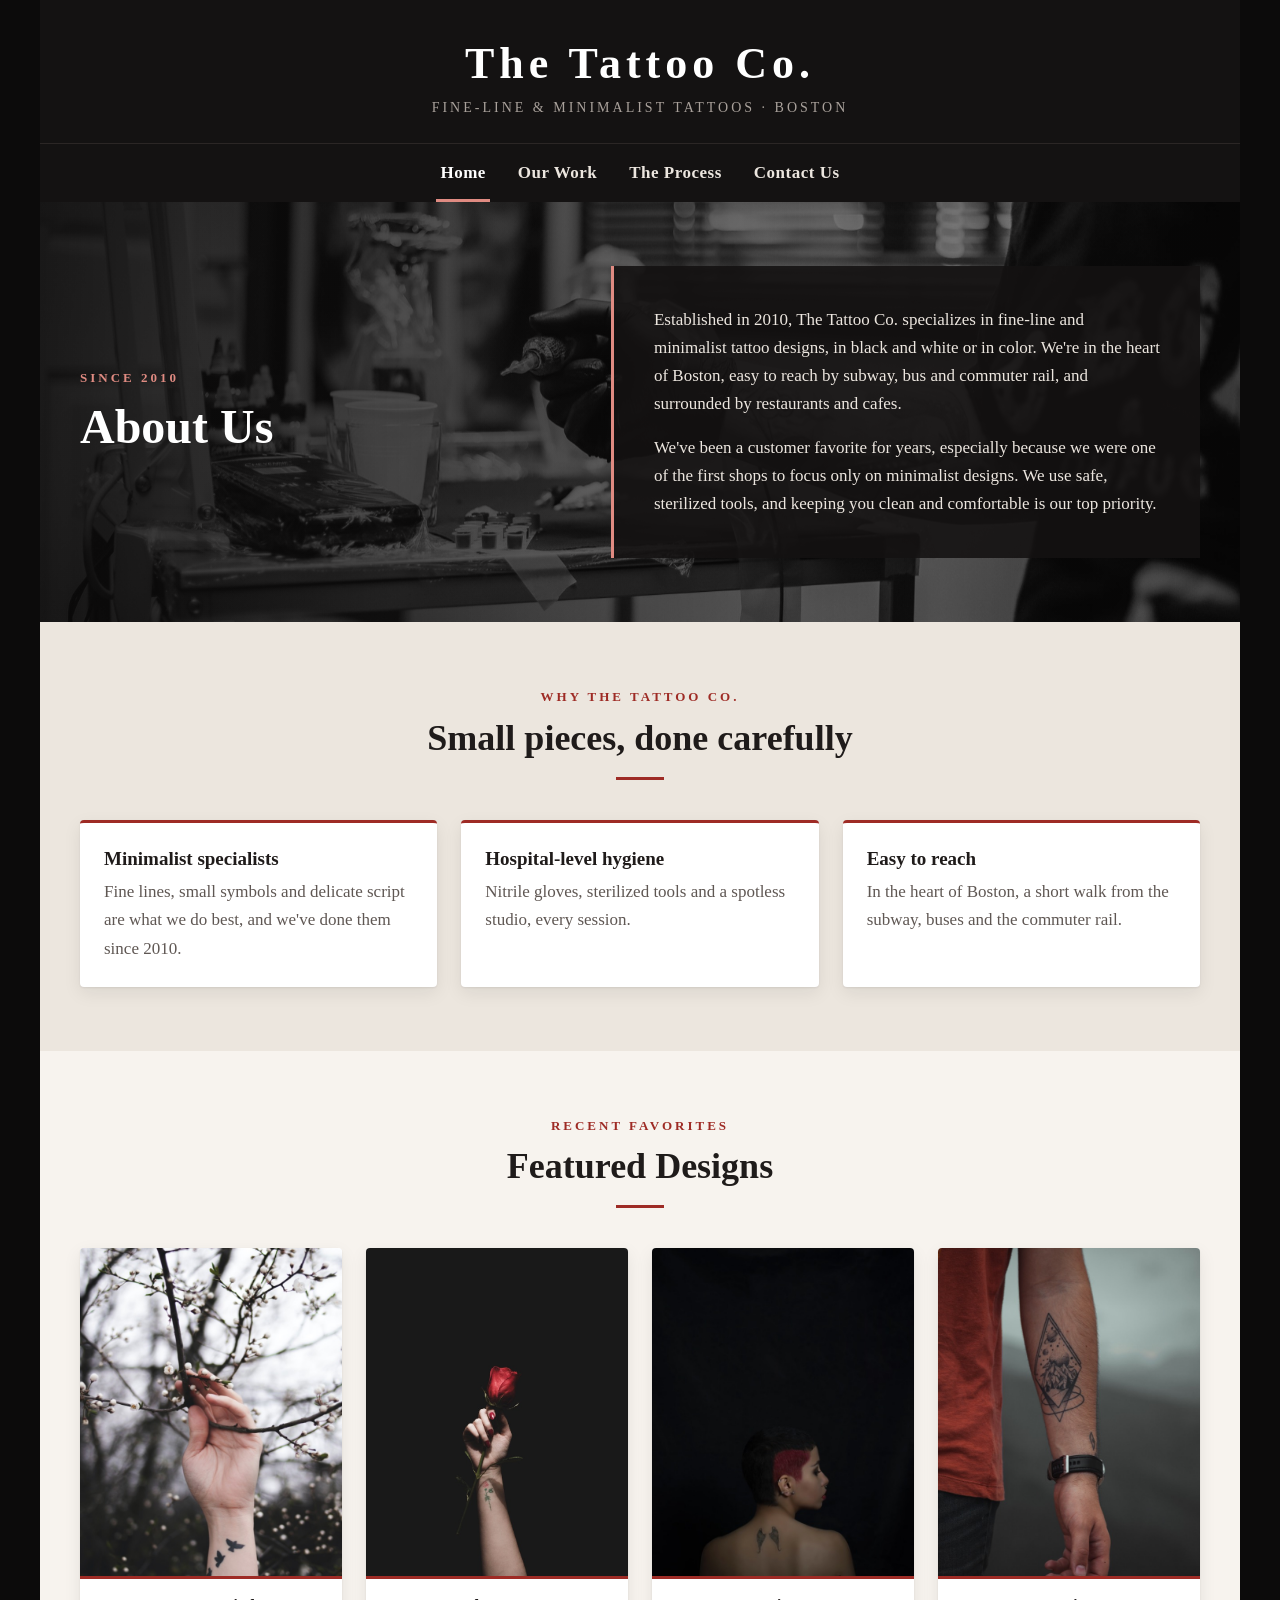
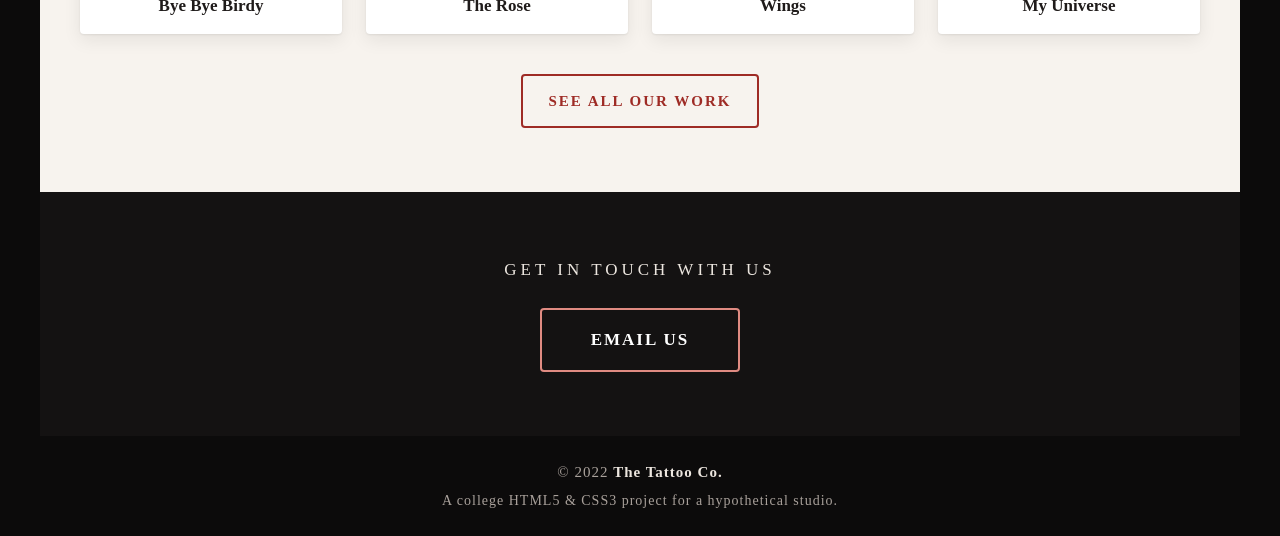
<file: index.html>
<!doctype html>
<html lang="en">
<head>
<meta charset="utf-8">
<meta name="viewport" content="width=device-width, initial-scale=1">
<title>The Tattoo Co.</title>
<meta http-equiv="refresh" content="0; url=Home.html">
<link rel="canonical" href="Home.html">
<script>location.replace('Home.html');</script>
</head>
<body><p><a href="Home.html">The Tattoo Co. →</a></p></body>
</html>
</file>
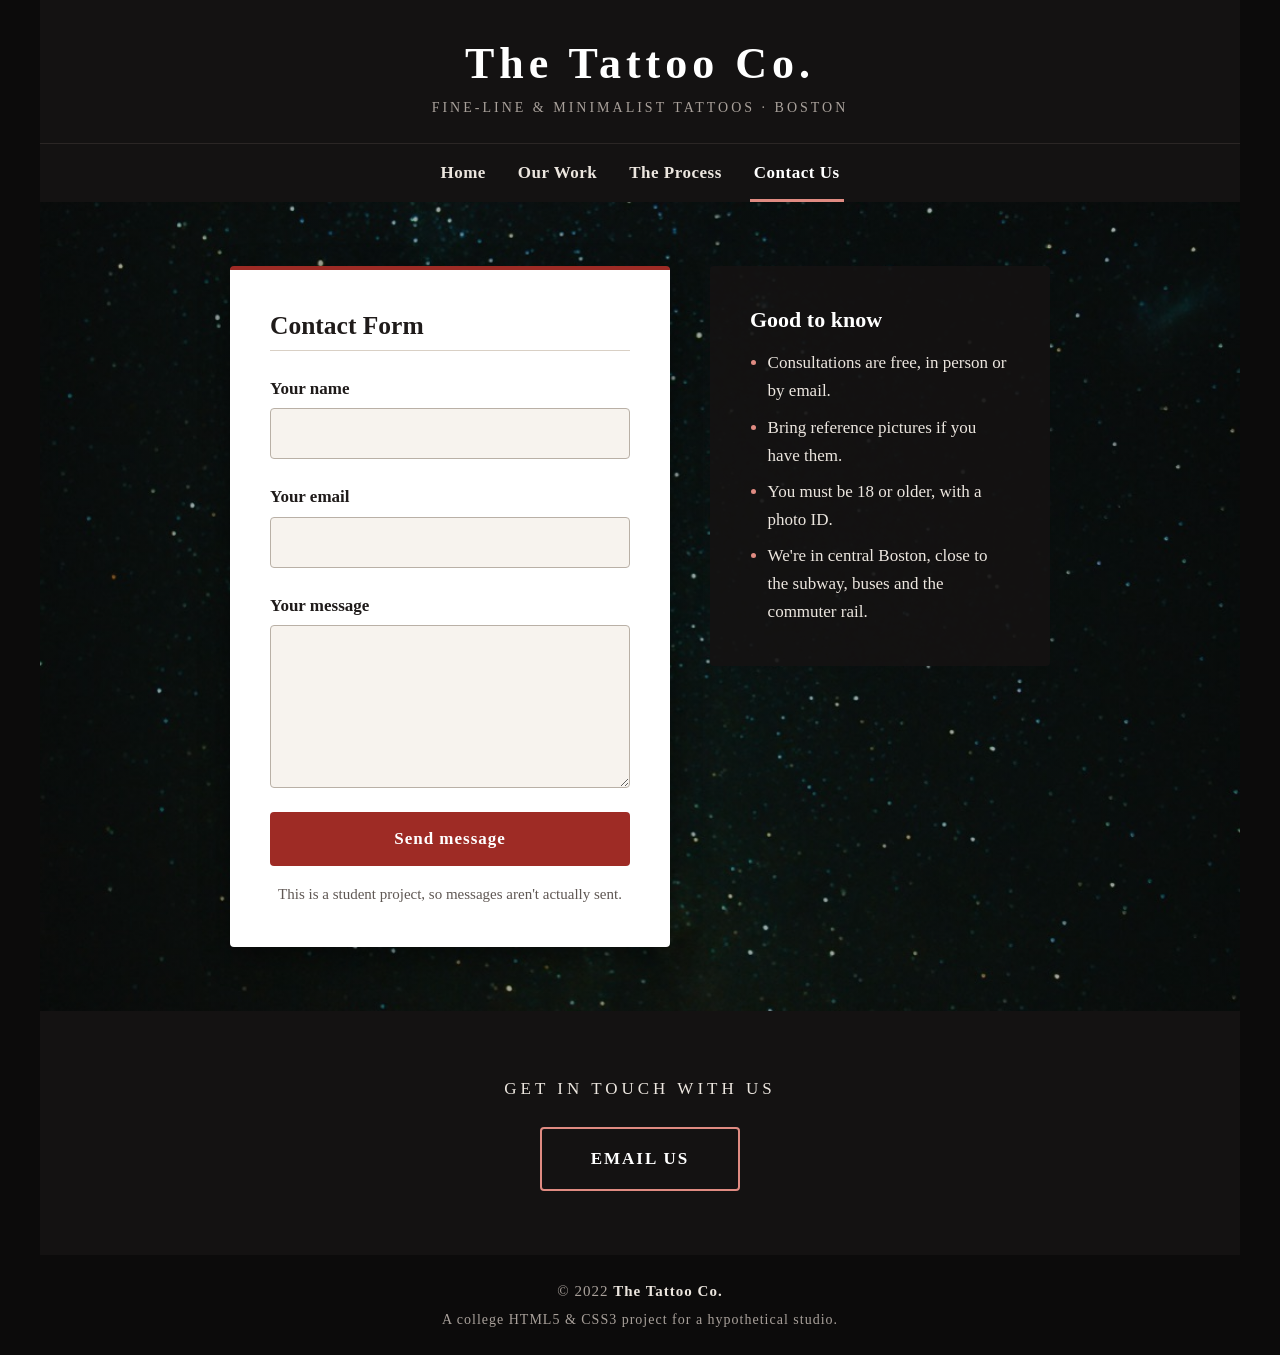
<file: ContactUs.html>
<!doctype html>
<html lang="en">

<head>
  <meta charset="UTF-8">
  <meta name="viewport" content="width=device-width, initial-scale=1">
  <title>Contact Us · The Tattoo Co.</title>
  <meta name="description" content="The Tattoo Co. is a college HTML5 and CSS3 project: a website for a hypothetical minimalist tattoo studio.">
  <link rel="stylesheet" href="stylesheets/site.css">
</head>

<body>
  <div class="container">
    <header class="header">
      <p class="logo"><a href="Home.html">The Tattoo Co.</a></p>
      <p class="tagline">Fine-line &amp; minimalist tattoos · Boston</p>
    </header>
    <nav aria-label="Main">
      <ul>
        <li><a href="Home.html">Home</a></li>
        <li><a href="Ourwork.html">Our Work</a></li>
        <li><a href="TheProcess.html">The Process</a></li>
        <li><a href="ContactUs.html" aria-current="page">Contact Us</a></li>
      </ul>
    </nav>

    <main>
      <section class="contact" aria-label="Contact">
        <div class="contact-card" id="form_sample">
          <noscript><p>The contact form needs JavaScript. You can also use the Email us button below.</p></noscript>
        </div>
        <aside class="contact-info" aria-labelledby="good-to-know">
          <h2 id="good-to-know">Good to know</h2>
          <ul>
            <li>Consultations are free, in person or by email.</li>
            <li>Bring reference pictures if you have them.</li>
            <li>You must be 18 or older, with a photo ID.</li>
            <li>We're in central Boston, close to the subway, buses and the commuter rail.</li>
          </ul>
        </aside>
      </section>
      <script src="scripts/contactus.js"></script>
    </main>

    <footer>
      <p class="hero_header">GET IN TOUCH WITH US</p>
      <a class="button" href="mailto:hello@example.com">Email us</a>
    </footer>
    <div class="copyright">&copy; 2022 <strong>The Tattoo Co.</strong>
      <small>A college HTML5 &amp; CSS3 project for a hypothetical studio.</small>
    </div>
  </div>
</body>

</html>
</file>
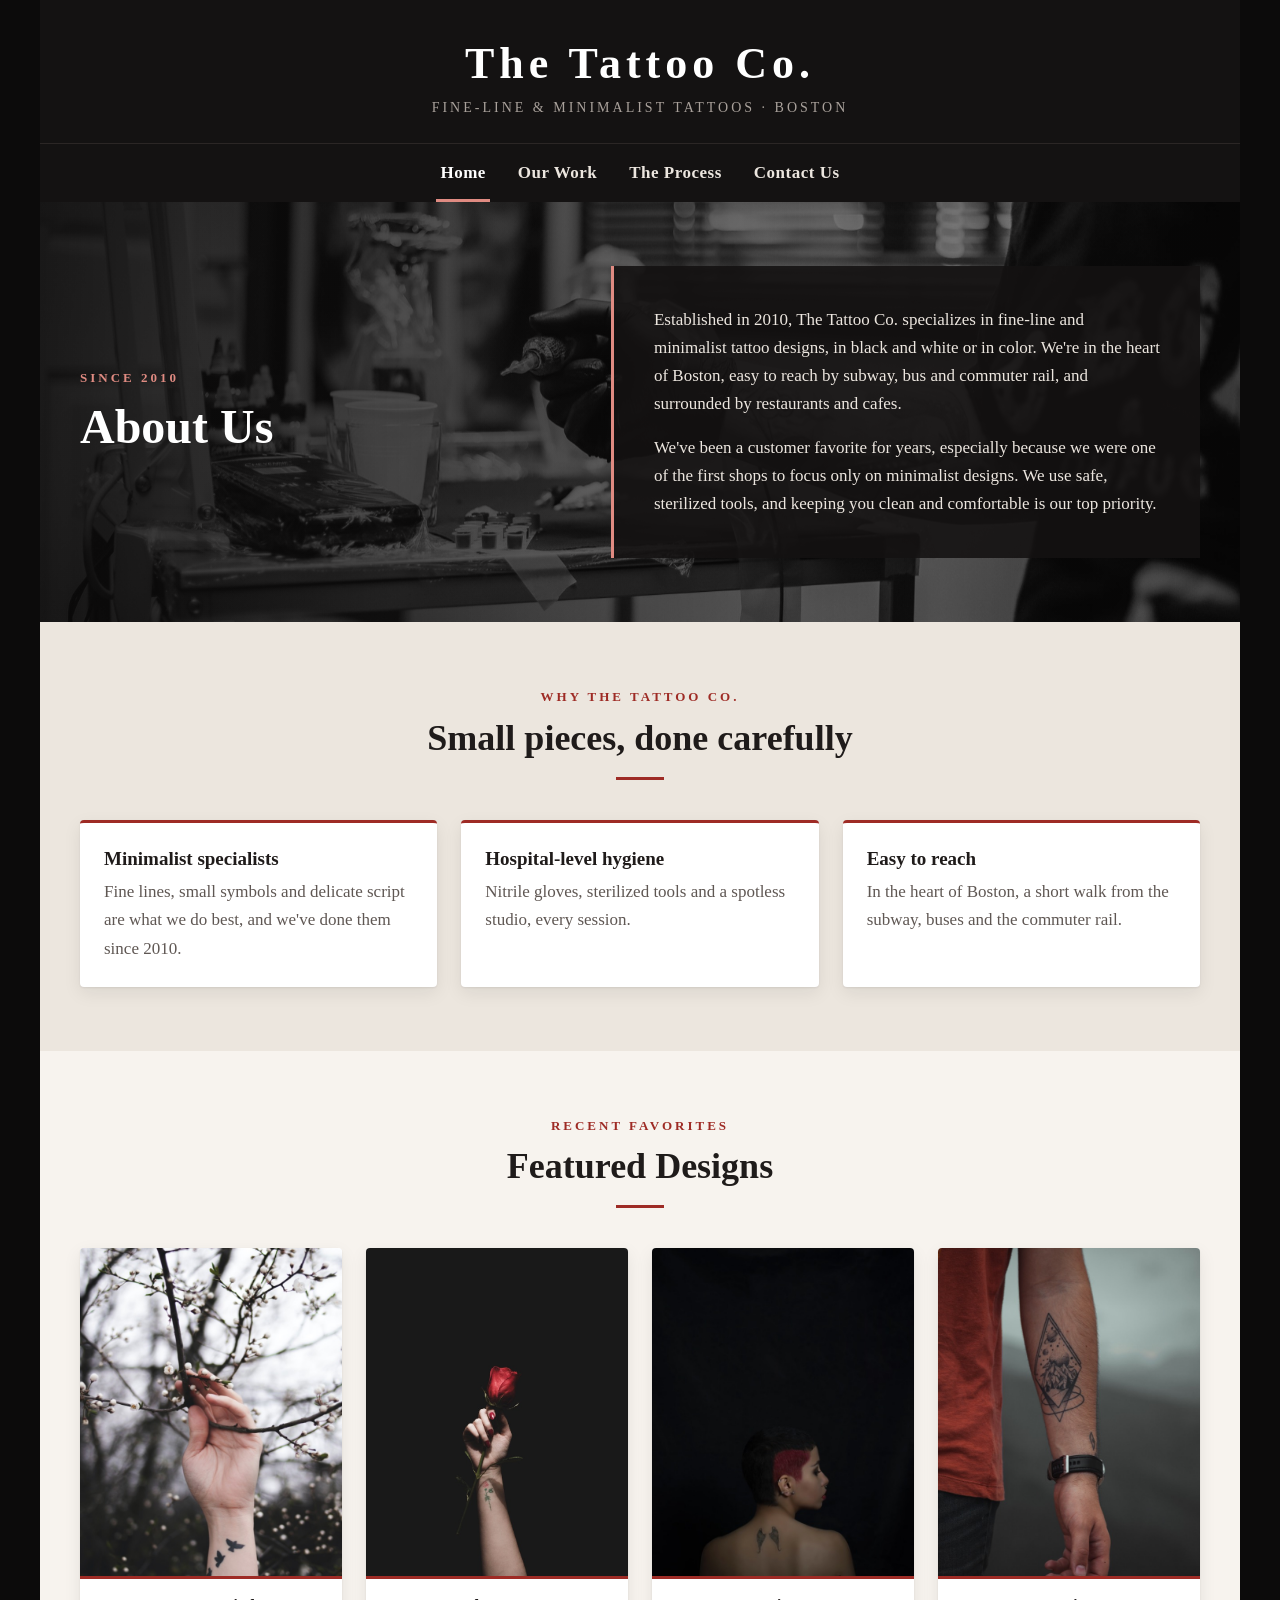
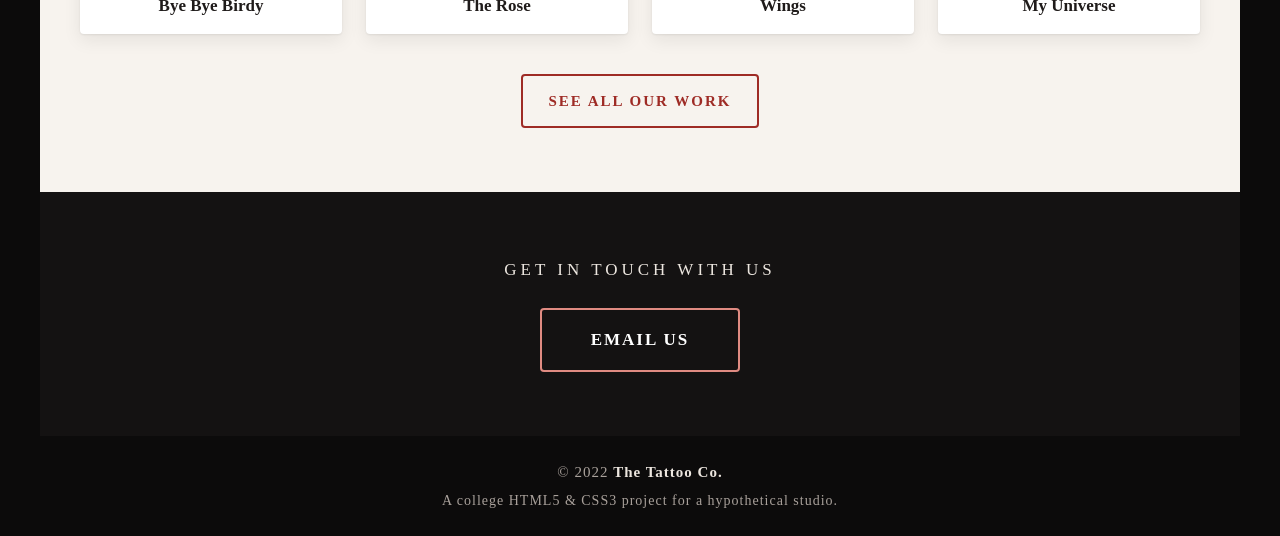
<file: Home.html>
<!doctype html>
<html lang="en">

<head>
  <meta charset="UTF-8">
  <meta name="viewport" content="width=device-width, initial-scale=1">
  <title>Home · The Tattoo Co.</title>
  <meta name="description" content="The Tattoo Co. is a college HTML5 and CSS3 project: a website for a hypothetical minimalist tattoo studio.">
  <link rel="stylesheet" href="stylesheets/site.css">
</head>

<body>
  <div class="container">
    <header class="header">
      <p class="logo"><a href="Home.html">The Tattoo Co.</a></p>
      <p class="tagline">Fine-line &amp; minimalist tattoos · Boston</p>
    </header>
    <nav aria-label="Main">
      <ul>
        <li><a href="Home.html" aria-current="page">Home</a></li>
        <li><a href="Ourwork.html">Our Work</a></li>
        <li><a href="TheProcess.html">The Process</a></li>
        <li><a href="ContactUs.html">Contact Us</a></li>
      </ul>
    </nav>

    <main>
      <section class="intro" aria-labelledby="about">
        <div>
          <p class="eyebrow">Since 2010</p>
          <h2 id="about">About Us</h2>
        </div>
        <div class="intro-text">
          <p>Established in 2010, The Tattoo Co. specializes in fine-line and minimalist tattoo designs, in
            black and white or in color. We're in the heart of Boston, easy to reach by subway, bus and
            commuter rail, and surrounded by restaurants and cafes.</p>
          <p>We've been a customer favorite for years, especially because we were one of the first shops to
            focus only on minimalist designs. We use safe, sterilized tools, and keeping you clean and
            comfortable is our top priority.</p>
        </div>
      </section>

      <section class="section section-alt" aria-labelledby="why">
        <div class="section-head">
          <p class="eyebrow">Why The Tattoo Co.</p>
          <h2 id="why">Small pieces, done carefully</h2>
        </div>
        <ul class="reasons">
          <li>
            <h3>Minimalist specialists</h3>
            <p>Fine lines, small symbols and delicate script are what we do best, and we've done them since
              2010.</p>
          </li>
          <li>
            <h3>Hospital-level hygiene</h3>
            <p>Nitrile gloves, sterilized tools and a spotless studio, every session.</p>
          </li>
          <li>
            <h3>Easy to reach</h3>
            <p>In the heart of Boston, a short walk from the subway, buses and the commuter rail.</p>
          </li>
        </ul>
      </section>

      <section class="section" aria-labelledby="featured">
        <div class="section-head">
          <p class="eyebrow">Recent favorites</p>
          <h2 id="featured">Featured Designs</h2>
        </div>
        <ul class="cards">
          <li><figure class="card">
            <img src="images/ByebyeBirdy.jpg" width="667" height="1000" loading="lazy"
              alt="Three small black birds tattooed on a wrist, the hand reaching up to a blossoming branch">
            <figcaption>Bye Bye Birdy</figcaption>
          </figure></li>
          <li><figure class="card">
            <img src="images/TheRose.jpg" width="751" height="1000" loading="lazy"
              alt="A raised hand holding a red rose against a black background, a fine-line tattoo on the wrist">
            <figcaption>The Rose</figcaption>
          </figure></li>
          <li><figure class="card">
            <img src="images/Wings.jpg" width="790" height="730" loading="lazy"
              alt="A small pair of wings tattooed between the shoulder blades of a person with red hair">
            <figcaption>Wings</figcaption>
          </figure></li>
          <li><figure class="card">
            <img src="images/Myuniverse.jpg" width="667" height="1000" loading="lazy"
              alt="A geometric diamond tattoo framing a starry landscape on a forearm">
            <figcaption>My Universe</figcaption>
          </figure></li>
        </ul>
        <p class="center"><a class="btn" href="Ourwork.html">See all our work</a></p>
      </section>
    </main>

    <footer>
      <p class="hero_header">GET IN TOUCH WITH US</p>
      <a class="button" href="mailto:hello@example.com">Email us</a>
    </footer>
    <div class="copyright">&copy; 2022 <strong>The Tattoo Co.</strong>
      <small>A college HTML5 &amp; CSS3 project for a hypothetical studio.</small>
    </div>
  </div>
</body>

</html>
</file>
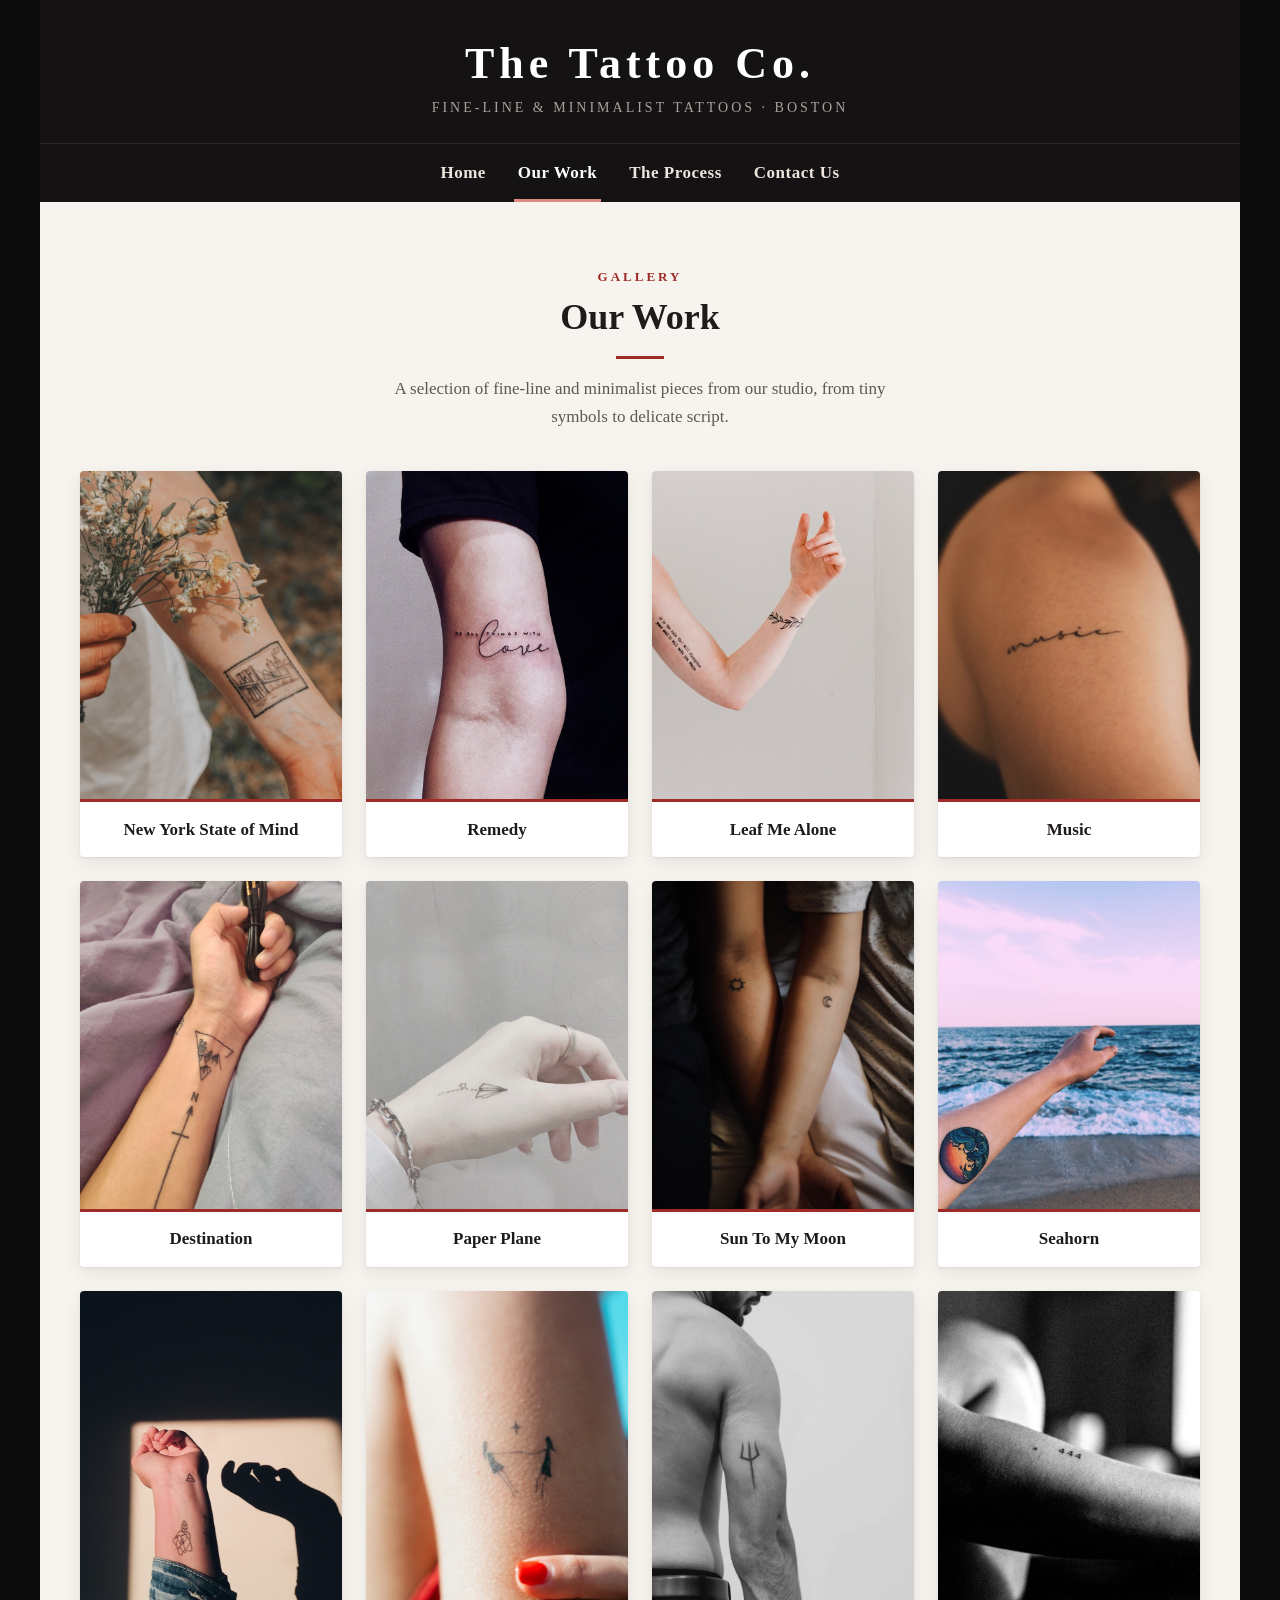
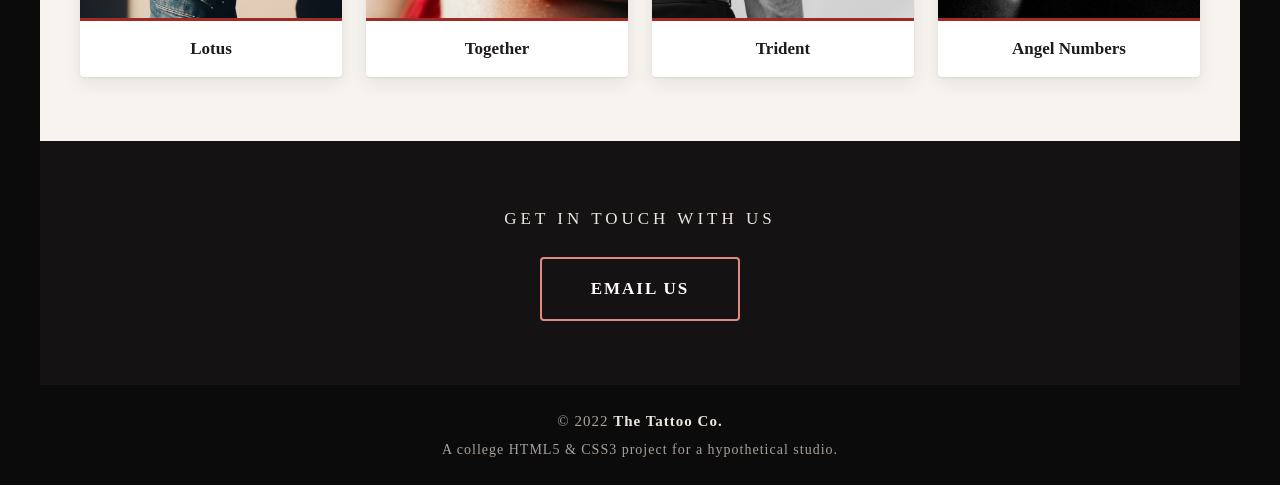
<file: Ourwork.html>
<!doctype html>
<html lang="en">

<head>
  <meta charset="UTF-8">
  <meta name="viewport" content="width=device-width, initial-scale=1">
  <title>Our Work · The Tattoo Co.</title>
  <meta name="description" content="The Tattoo Co. is a college HTML5 and CSS3 project: a website for a hypothetical minimalist tattoo studio.">
  <link rel="stylesheet" href="stylesheets/site.css">
</head>

<body>
  <div class="container">
    <header class="header">
      <p class="logo"><a href="Home.html">The Tattoo Co.</a></p>
      <p class="tagline">Fine-line &amp; minimalist tattoos · Boston</p>
    </header>
    <nav aria-label="Main">
      <ul>
        <li><a href="Home.html">Home</a></li>
        <li><a href="Ourwork.html" aria-current="page">Our Work</a></li>
        <li><a href="TheProcess.html">The Process</a></li>
        <li><a href="ContactUs.html">Contact Us</a></li>
      </ul>
    </nav>

    <main>
      <section class="section" aria-labelledby="work">
        <div class="section-head">
          <p class="eyebrow">Gallery</p>
          <h2 id="work">Our Work</h2>
          <p class="lede">A selection of fine-line and minimalist pieces from our studio, from tiny symbols to
            delicate script.</p>
        </div>
        <ul class="cards">
          <li><figure class="card">
            <img src="images/NYC.jpg" width="667" height="1000" loading="lazy"
              alt="A fine-line New York skyline in a small square on an inner forearm, beside a bunch of dried flowers">
            <figcaption>New York State of Mind</figcaption>
          </figure></li>
          <li><figure class="card">
            <img src="images/Love.jpg" width="1000" height="999" loading="lazy"
              alt="A script tattoo ending in the word 'Love' on the back of an upper arm">
            <figcaption>Remedy</figcaption>
          </figure></li>
          <li><figure class="card">
            <img src="images/Leafmealone.jpg" width="750" height="1000" loading="lazy"
              alt="A thin leafy vine around a wrist and a small block of text on the inner arm">
            <figcaption>Leaf Me Alone</figcaption>
          </figure></li>
          <li><figure class="card">
            <img src="images/Music.jpg" width="958" height="1000" loading="lazy"
              alt="The word 'music' in delicate handwritten script on a shoulder">
            <figcaption>Music</figcaption>
          </figure></li>
          <li><figure class="card">
            <img src="images/Dest.jpg" width="750" height="1000" loading="lazy"
              alt="A long compass needle tattoo with a mountain triangle along the inner forearm">
            <figcaption>Destination</figcaption>
          </figure></li>
          <li><figure class="card">
            <img src="images/Paperplane.jpg" width="963" height="1000" loading="lazy"
              alt="A tiny paper plane with a dotted flight path on the side of a hand">
            <figcaption>Paper Plane</figcaption>
          </figure></li>
          <li><figure class="card">
            <img src="images/Suntomymoon.jpg" width="667" height="1000" loading="lazy"
              alt="Matching tiny sun and crescent moon tattoos on two people's forearms side by side">
            <figcaption>Sun To My Moon</figcaption>
          </figure></li>
          <li><figure class="card">
            <img src="images/Sea.jpg" width="750" height="1000" loading="lazy"
              alt="A round, colorful sunset-over-the-sea tattoo on an arm reaching toward the ocean">
            <figcaption>Seahorn</figcaption>
          </figure></li>
          <li><figure class="card">
            <img src="images/Lotus.jpg" width="750" height="1000" loading="lazy"
              alt="A small triangle and a geometric lotus tattooed on a wrist, lit by a patch of sunlight">
            <figcaption>Lotus</figcaption>
          </figure></li>
          <li><figure class="card">
            <img src="images/Together.jpg" width="666" height="1000" loading="lazy"
              alt="Two tiny figures holding hands under a star, tattooed on an upper arm">
            <figcaption>Together</figcaption>
          </figure></li>
          <li><figure class="card">
            <img src="images/Trident.jpg" width="727" height="1000" loading="lazy"
              alt="A small trident tattooed on the back of an upper arm, in black and white">
            <figcaption>Trident</figcaption>
          </figure></li>
          <li><figure class="card">
            <img src="images/444.jpg" width="685" height="1000" loading="lazy"
              alt="A tiny '444' number tattoo on a forearm, in black and white">
            <figcaption>Angel Numbers</figcaption>
          </figure></li>
        </ul>
      </section>
    </main>

    <footer>
      <p class="hero_header">GET IN TOUCH WITH US</p>
      <a class="button" href="mailto:hello@example.com">Email us</a>
    </footer>
    <div class="copyright">&copy; 2022 <strong>The Tattoo Co.</strong>
      <small>A college HTML5 &amp; CSS3 project for a hypothetical studio.</small>
    </div>
  </div>
</body>

</html>
</file>
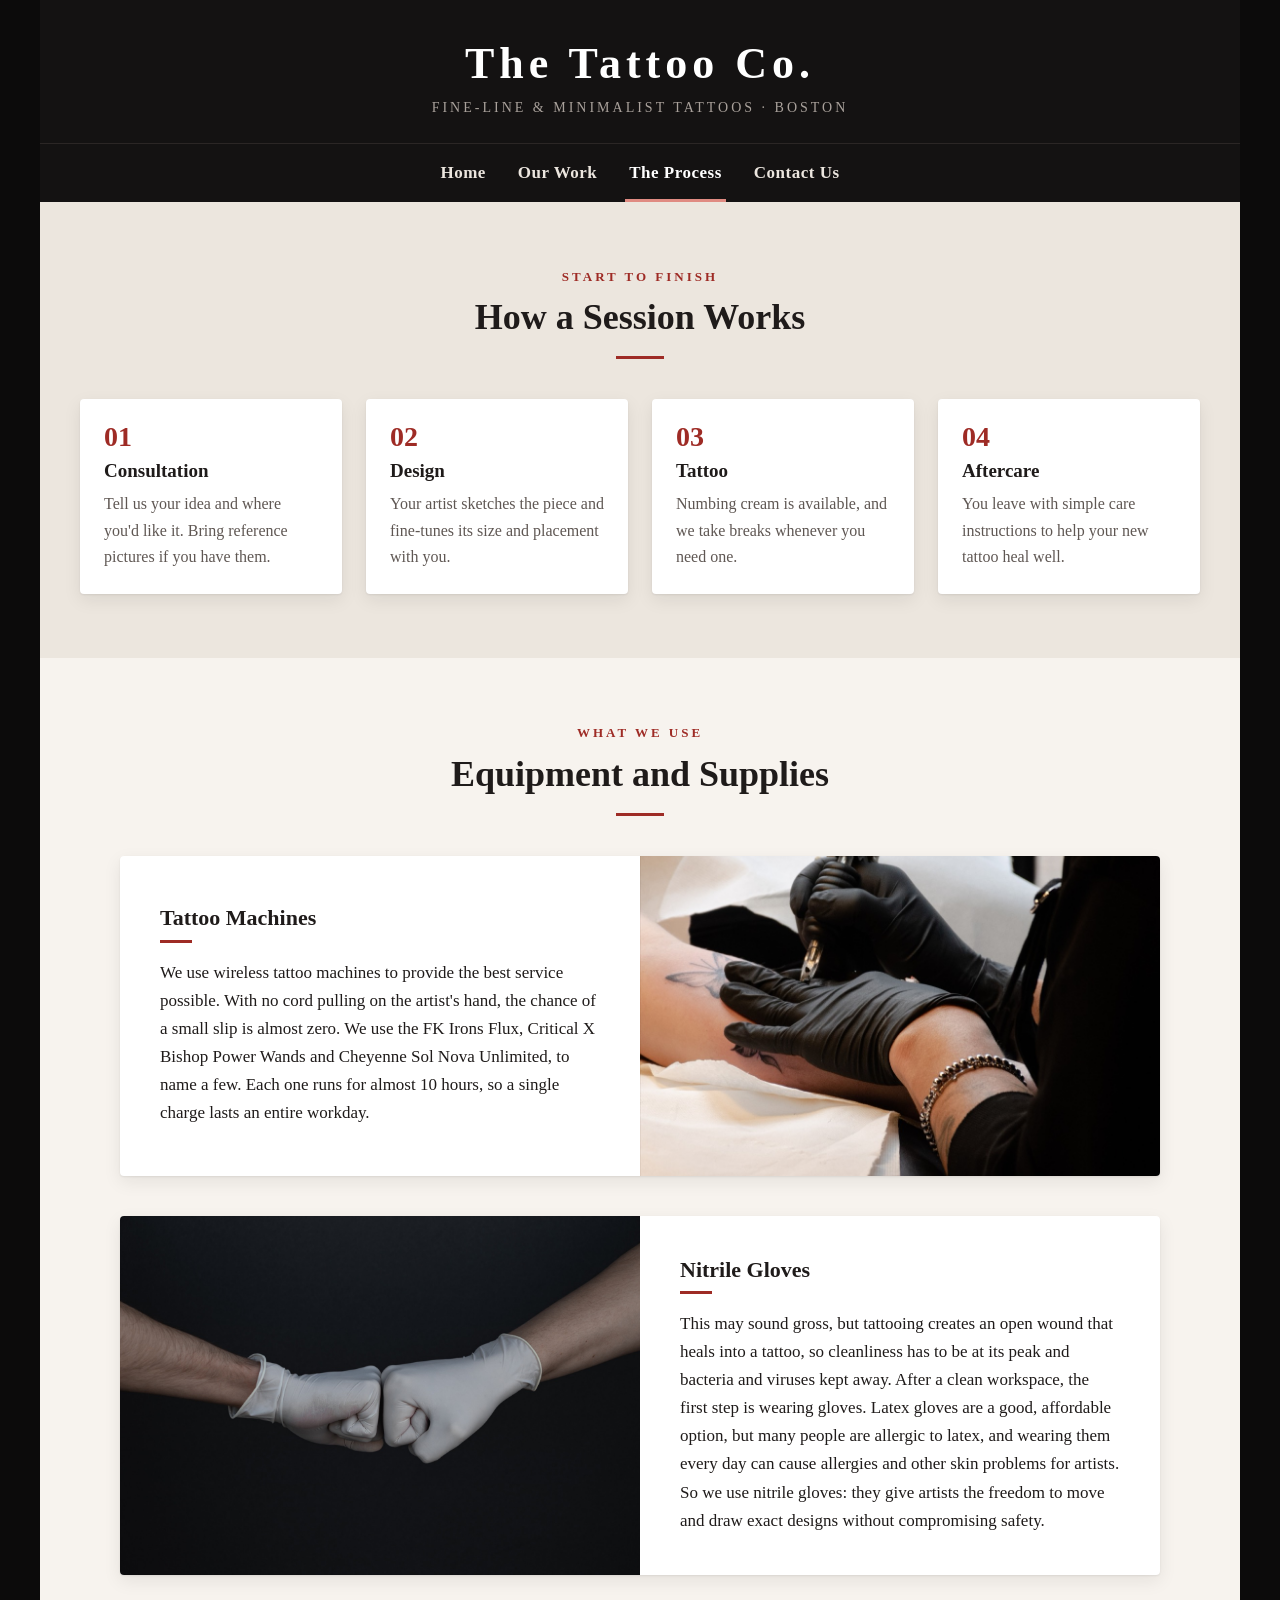
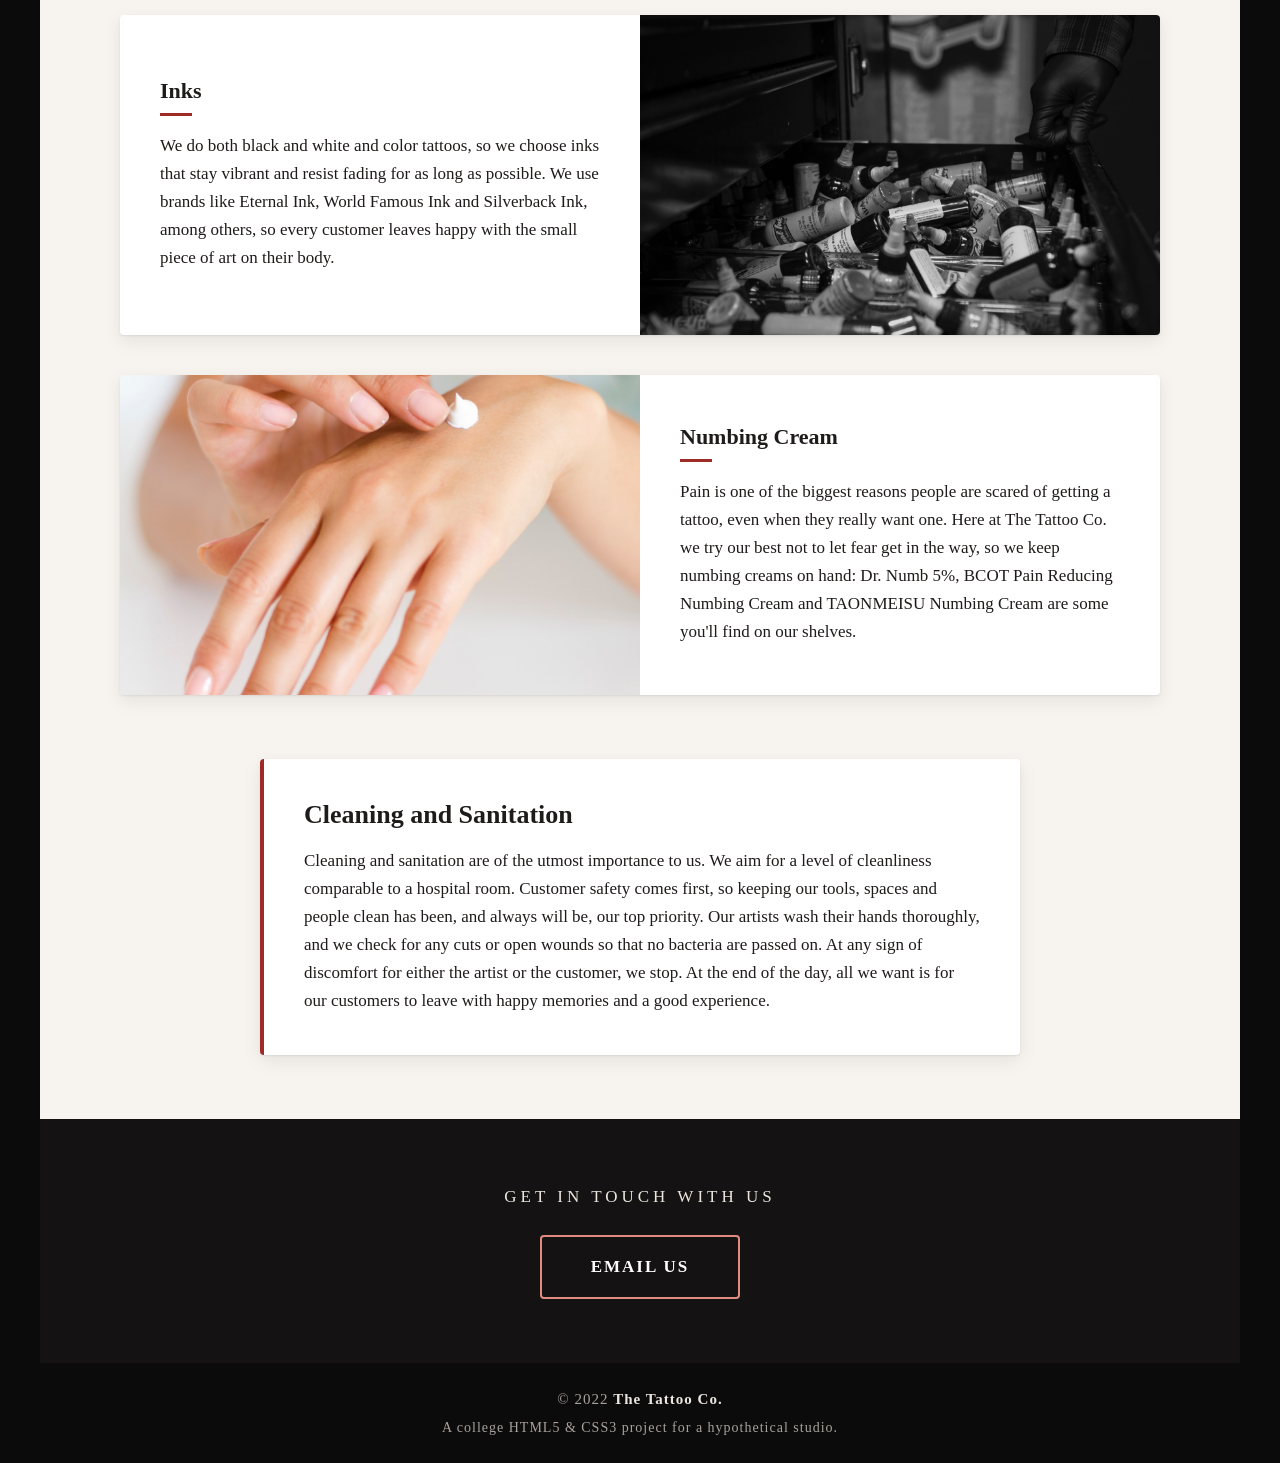
<file: TheProcess.html>
<!doctype html>
<html lang="en">

<head>
  <meta charset="UTF-8">
  <meta name="viewport" content="width=device-width, initial-scale=1">
  <title>The Process · The Tattoo Co.</title>
  <meta name="description" content="The Tattoo Co. is a college HTML5 and CSS3 project: a website for a hypothetical minimalist tattoo studio.">
  <link rel="stylesheet" href="stylesheets/site.css">
</head>

<body>
  <div class="container">
    <header class="header">
      <p class="logo"><a href="Home.html">The Tattoo Co.</a></p>
      <p class="tagline">Fine-line &amp; minimalist tattoos · Boston</p>
    </header>
    <nav aria-label="Main">
      <ul>
        <li><a href="Home.html">Home</a></li>
        <li><a href="Ourwork.html">Our Work</a></li>
        <li><a href="TheProcess.html" aria-current="page">The Process</a></li>
        <li><a href="ContactUs.html">Contact Us</a></li>
      </ul>
    </nav>

    <main>
      <section class="section section-alt" aria-labelledby="session">
        <div class="section-head">
          <p class="eyebrow">Start to finish</p>
          <h2 id="session">How a Session Works</h2>
        </div>
        <ol class="steps">
          <li>
            <h3>Consultation</h3>
            <p>Tell us your idea and where you'd like it. Bring reference pictures if you have them.</p>
          </li>
          <li>
            <h3>Design</h3>
            <p>Your artist sketches the piece and fine-tunes its size and placement with you.</p>
          </li>
          <li>
            <h3>Tattoo</h3>
            <p>Numbing cream is available, and we take breaks whenever you need one.</p>
          </li>
          <li>
            <h3>Aftercare</h3>
            <p>You leave with simple care instructions to help your new tattoo heal well.</p>
          </li>
        </ol>
      </section>

      <section class="section" aria-labelledby="equipment">
        <div class="section-head">
          <p class="eyebrow">What we use</p>
          <h2 id="equipment">Equipment and Supplies</h2>
        </div>
        <div class="process">
          <article class="step">
            <div class="step-text">
              <h3>Tattoo Machines</h3>
              <p>We use wireless tattoo machines to provide the best service possible. With no cord pulling on
                the artist's hand, the chance of a small slip is almost zero. We use the FK Irons Flux,
                Critical X Bishop Power Wands and Cheyenne Sol Nova Unlimited, to name a few. Each one runs for
                almost 10 hours, so a single charge lasts an entire workday.</p>
            </div>
            <img src="images/tattoogun.jpg" width="1067" height="1600" loading="lazy"
              alt="A tattoo artist in black gloves working on a client's arm with a tattoo machine">
          </article>
          <article class="step">
            <div class="step-text">
              <h3>Nitrile Gloves</h3>
              <p>This may sound gross, but tattooing creates an open wound that heals into a tattoo, so
                cleanliness has to be at its peak and bacteria and viruses kept away. After a clean workspace,
                the first step is wearing gloves. Latex gloves are a good, affordable option, but many people
                are allergic to latex, and wearing them every day can cause allergies and other skin problems
                for artists. So we use nitrile gloves: they give artists the freedom to move and draw exact designs
                without compromising safety.</p>
            </div>
            <img src="images/gloves.jpg" width="1600" height="1067" loading="lazy"
              alt="Two gloved fists bumping against a dark background">
          </article>
          <article class="step">
            <div class="step-text">
              <h3>Inks</h3>
              <p>We do both black and white and color tattoos, so we choose inks that stay vibrant and resist
                fading for as long as possible. We use brands like Eternal Ink, World Famous Ink
                and Silverback Ink, among others, so every customer leaves happy with the small piece of art on
                their body.</p>
            </div>
            <img src="images/ink.jpg" width="1600" height="1067" loading="lazy"
              alt="A black and white photo of a crate full of ink bottles">
          </article>
          <article class="step">
            <div class="step-text">
              <h3>Numbing Cream</h3>
              <p>Pain is one of the biggest reasons people are scared of getting a tattoo, even when they really
                want one. Here at The Tattoo Co. we try our best not to let fear get in the way, so we keep
                numbing creams on hand: Dr. Numb 5%, BCOT Pain Reducing Numbing Cream and TAONMEISU Numbing Cream
                are some you'll find on our shelves.</p>
            </div>
            <img src="images/numbingcream.jpg" width="1256" height="1600" loading="lazy"
              alt="A dab of cream being rubbed into the back of a hand">
          </article>
        </div>

        <div class="process-note">
          <h2>Cleaning and Sanitation</h2>
          <p>Cleaning and sanitation are of the utmost importance to us. We aim for a level of cleanliness
            comparable to a hospital room. Customer safety comes first, so keeping our tools, spaces and people
            clean has been, and always will be, our top priority. Our artists wash their hands thoroughly, and we
            check for any cuts or open wounds so that no bacteria are passed on. At any sign of discomfort for
            either the artist or the customer, we stop. At the end of the day, all we want is for our customers
            to leave with happy memories and a good experience.</p>
        </div>
      </section>
    </main>

    <footer>
      <p class="hero_header">GET IN TOUCH WITH US</p>
      <a class="button" href="mailto:hello@example.com">Email us</a>
    </footer>
    <div class="copyright">&copy; 2022 <strong>The Tattoo Co.</strong>
      <small>A college HTML5 &amp; CSS3 project for a hypothetical studio.</small>
    </div>
  </div>
</body>

</html>
</file>
<file: stylesheets/site.css>
@charset "UTF-8";

/* The Tattoo Co. — one shared stylesheet for all four pages.

Image credits:
Welcome https://unsplash.com/photos/52Kf36w124Y
Bye Bye Birdy https://www.pexels.com/photo/person-holding-twig-2106700/
The Rose https://unsplash.com/photos/ky5A_DQTSAA
Wings https://unsplash.com/photos/T0mWf5Q5jHY
My Universe https://unsplash.com/photos/CDxbP9Rq1sc
Leaf Me Alone https://unsplash.com/photos/CjHJbp3zInA
Remedy (Love) https://unsplash.com/photos/JPl0GPNoeoM
Music https://unsplash.com/photos/B3JaMOFsydc
Destination https://unsplash.com/photos/DpKpfS4K2Go
Paper Plane https://unsplash.com/photos/8VPh7OsWhLo
Sun To My Moon https://unsplash.com/photos/pYd6_Iw8TpM
Seahorn (Sea) https://unsplash.com/photos/m-oGAATXyMM
Tattoo gun https://unsplash.com/photos/879s_FY4254
Ink https://unsplash.com/photos/Fm7L2aRlSPw
Gloves https://unsplash.com/photos/fAiQRv7FgE0
Numbing cream https://www.pexels.com/photo/woman-applying-lotion-on-hand-286951/
Background https://unsplash.com/photos/IHj0xtWtLKE
Lotus (Lotus.jpg, formerly tattoo1.jpg) from the original project files; source not recorded
444 https://unsplash.com/photos/pRsbNZsq5lM
Together https://unsplash.com/photos/3afL0VQrjvg
Trident https://unsplash.com/photos/YzK7je1mZvM
Contact form reference https://www.formget.com/javascript-contact-form/
The Process layout reference https://codepen.io/paulobrien/pen/baobra
*/

:root {
	--night: #141212;
	--night-2: #0c0b0b;
	--paper: #f7f3ee;
	--paper-2: #ece6de;
	--white: #fff;
	--ink: #1f1b1a;
	--muted: #5f5753;
	--on-dark: #ece6df;
	--on-dark-muted: #a9a19b;
	--line: #d9d0c5;
	--accent: #9e2b25;
	--accent-dark: #7d211c;
	--accent-on-dark: #e08b82;

	--serif: Cambria, "Hoefler Text", "Liberation Serif", "Times New Roman", serif;
	--display: Georgia, "Times New Roman", Times, serif;

	--space-1: 0.5rem;
	--space-2: 1rem;
	--space-3: 1.5rem;
	--space-4: 2.5rem;
	--space-5: 4rem;

	--radius: 4px;
	--shadow: 0 1px 2px rgba(31, 27, 26, 0.08), 0 6px 18px rgba(31, 27, 26, 0.08);
}

*,
*::before,
*::after {
	box-sizing: border-box;
}

html {
	scroll-behavior: smooth;
}

body {
	margin: 0;
	font-family: var(--serif);
	font-size: 1.0625rem;
	line-height: 1.65;
	color: var(--ink);
	background-color: var(--night-2);
}

img {
	display: block;
	max-width: 100%;
	height: auto;
}

h1,
h2,
h3 {
	font-family: var(--display);
	font-weight: bold;
	line-height: 1.25;
	margin: 0 0 var(--space-2);
}

p {
	margin: 0 0 var(--space-2);
}

p:last-child {
	margin-bottom: 0;
}

a {
	color: var(--accent);
}

:focus-visible {
	outline: 2px solid var(--accent);
	outline-offset: 3px;
}

.container {
	width: min(100%, 1200px);
	margin: 0 auto;
	background-color: var(--paper);
}

/* Header + nav: one dark band */
.header {
	background-color: var(--night);
	padding: var(--space-4) var(--space-2) var(--space-3);
	text-align: center;
}

.logo {
	margin: 0;
	color: var(--white);
	font-family: var(--serif);
	font-size: clamp(1.9rem, 6vw, 2.75rem);
	font-weight: bold;
	letter-spacing: 5px;
	line-height: 1.1;
}

.logo a {
	color: inherit;
	text-decoration: none;
}

.tagline {
	margin: var(--space-1) 0 0;
	color: var(--on-dark-muted);
	font-size: 0.875rem;
	letter-spacing: 3px;
	text-transform: uppercase;
}

nav {
	background-color: var(--night);
	border-top: 1px solid #2b2625;
}

nav ul {
	display: flex;
	flex-wrap: wrap;
	justify-content: center;
	gap: 0 var(--space-3);
	margin: 0;
	padding: 0 var(--space-1);
	list-style: none;
}

nav a {
	display: block;
	padding: 0.9rem 0.25rem 0.75rem;
	font-size: 1.0625rem;
	font-weight: bold;
	letter-spacing: 0.5px;
	color: var(--on-dark);
	text-decoration: none;
	border-bottom: 3px solid transparent;
	transition: color 0.2s, border-color 0.2s;
}

nav a:hover,
nav a:focus-visible {
	color: var(--white);
	border-bottom-color: #5a524e;
}

nav a[aria-current="page"] {
	color: var(--white);
	border-bottom-color: var(--accent-on-dark);
}

/* Sections and headings */
.section {
	padding: var(--space-5) var(--space-4);
}

.section-alt {
	background-color: var(--paper-2);
}

.section-head {
	max-width: 60ch;
	margin: 0 auto var(--space-4);
	text-align: center;
}

.eyebrow {
	margin: 0 0 var(--space-1);
	color: var(--accent);
	font-size: 0.8125rem;
	font-weight: bold;
	letter-spacing: 3px;
	text-transform: uppercase;
}

.section-head h2 {
	font-size: clamp(1.75rem, 4vw, 2.25rem);
}

.section-head h2::after {
	content: "";
	display: block;
	width: 48px;
	height: 3px;
	margin: var(--space-2) auto 0;
	background-color: var(--accent);
}

.lede {
	color: var(--muted);
}

/* Buttons */
.btn {
	display: inline-block;
	padding: 0.8rem 1.6rem;
	font-weight: bold;
	letter-spacing: 2px;
	text-transform: uppercase;
	text-decoration: none;
	font-size: 0.9375rem;
	color: var(--accent);
	border: 2px solid var(--accent);
	border-radius: var(--radius);
	transition: background-color 0.2s, color 0.2s;
}

.btn:hover,
.btn:focus-visible {
	color: var(--white);
	background-color: var(--accent);
}

.center {
	margin-top: var(--space-4);
	text-align: center;
}

/* Home: About Us */
.intro {
	display: grid;
	grid-template-columns: 1fr 1.2fr;
	align-items: center;
	gap: var(--space-4);
	padding: var(--space-5) var(--space-4);
	background:
		linear-gradient(90deg, rgba(12, 11, 11, 0.85), rgba(12, 11, 11, 0.45)),
		var(--night) url(../images/welcome.jpeg) center / cover no-repeat;
	color: var(--on-dark);
}

.intro .eyebrow {
	color: var(--accent-on-dark);
}

.intro h2 {
	margin: 0;
	color: var(--white);
	font-size: clamp(2rem, 5vw, 3rem);
}

.intro-text {
	background-color: rgba(20, 18, 18, 0.88);
	border-left: 3px solid var(--accent-on-dark);
	padding: var(--space-4);
}

/* Home: three reasons */
.reasons {
	display: grid;
	grid-template-columns: repeat(3, 1fr);
	gap: var(--space-3);
	margin: 0;
	padding: 0;
	list-style: none;
}

.reasons li {
	padding: var(--space-3);
	background-color: var(--white);
	border-top: 3px solid var(--accent);
	border-radius: var(--radius);
	box-shadow: var(--shadow);
}

.reasons h3 {
	font-size: 1.1875rem;
	margin-bottom: var(--space-1);
}

.reasons p {
	color: var(--muted);
}

/* Galleries (Home + Our Work) */
.cards {
	display: grid;
	grid-template-columns: repeat(4, 1fr);
	gap: var(--space-3);
	margin: 0;
	padding: 0;
	list-style: none;
}

.cards > li {
	display: flex;
}

.card {
	flex: 1;
	display: flex;
	flex-direction: column;
	margin: 0;
	background-color: var(--white);
	border-radius: var(--radius);
	box-shadow: var(--shadow);
	overflow: hidden;
	transition: transform 0.25s, box-shadow 0.25s;
}

.card:hover {
	transform: translateY(-4px);
	box-shadow: 0 2px 4px rgba(31, 27, 26, 0.1), 0 14px 28px rgba(31, 27, 26, 0.14);
}

.card img {
	width: 100%;
	aspect-ratio: 4 / 5;
	object-fit: cover;
}

.card figcaption {
	flex: 1;
	display: grid;
	place-items: center;
	padding: 0.85rem var(--space-2);
	font-family: var(--display);
	font-weight: bold;
	text-align: center;
	border-top: 3px solid var(--accent);
}

/* The Process: how a session works */
.steps {
	display: grid;
	grid-template-columns: repeat(4, 1fr);
	gap: var(--space-3);
	margin: 0;
	padding: 0;
	list-style: none;
	counter-reset: step;
}

.steps li {
	counter-increment: step;
	padding: var(--space-3);
	background-color: var(--white);
	border-radius: var(--radius);
	box-shadow: var(--shadow);
}

.steps li::before {
	content: counter(step, decimal-leading-zero);
	display: block;
	margin-bottom: var(--space-1);
	color: var(--accent);
	font-family: var(--display);
	font-size: 1.75rem;
	font-weight: bold;
	line-height: 1;
}

.steps h3 {
	font-size: 1.1875rem;
	margin-bottom: var(--space-1);
}

.steps p {
	color: var(--muted);
	font-size: 1rem;
}

/* The Process: equipment */
.process {
	display: grid;
	gap: var(--space-4);
	max-width: 1040px;
	margin: 0 auto;
}

.step {
	display: grid;
	grid-template-columns: 1fr 1fr;
	background-color: var(--white);
	border-radius: var(--radius);
	box-shadow: var(--shadow);
	overflow: hidden;
}

/* Alternate photo sides for rhythm */
.step:nth-child(even) img {
	order: -1;
}

.step-text {
	align-self: center;
	padding: var(--space-4);
}

.step-text h3 {
	font-size: 1.375rem;
}

.step-text h3::after {
	content: "";
	display: block;
	width: 32px;
	height: 3px;
	margin-top: var(--space-1);
	background-color: var(--accent);
}

.step img {
	width: 100%;
	height: 100%;
	min-height: 320px;
	object-fit: cover;
	aspect-ratio: auto;
	contain: size; /* the text sets the row height, the photo fills it */
}

.process-note {
	max-width: 760px;
	margin: var(--space-5) auto 0;
	padding: var(--space-4);
	background-color: var(--white);
	border-left: 4px solid var(--accent);
	border-radius: var(--radius);
	box-shadow: var(--shadow);
}

.process-note h2 {
	font-size: 1.625rem;
}

/* Contact */
.contact {
	display: grid;
	grid-template-columns: minmax(0, 440px) minmax(0, 340px);
	justify-content: center;
	align-items: start;
	gap: var(--space-4);
	padding: var(--space-5) var(--space-3);
	background:
		linear-gradient(rgba(12, 11, 11, 0.35), rgba(12, 11, 11, 0.35)),
		url(../images/bg.jpg) center / cover no-repeat;
}

.contact-card {
	padding: var(--space-4);
	background-color: var(--white);
	border-top: 4px solid var(--accent);
	border-radius: var(--radius);
	box-shadow: 0 10px 30px rgba(0, 0, 0, 0.45);
}

.contact-card h2 {
	margin-bottom: var(--space-1);
}

.contact-card hr {
	margin: 0 0 var(--space-3);
	border: 0;
	border-top: 1px solid var(--line);
}

.contact-card label {
	display: block;
	margin-bottom: 0.35rem;
	font-weight: bold;
}

.contact-card input,
.contact-card textarea {
	display: block;
	width: 100%;
	margin-bottom: var(--space-3);
	padding: 0.65rem 0.75rem;
	font: inherit;
	color: var(--ink);
	background-color: var(--paper);
	border: 1px solid #b9b0a6;
	border-radius: var(--radius);
}

.contact-card input:focus,
.contact-card textarea:focus {
	border-color: var(--accent);
	outline: 2px solid rgba(158, 43, 37, 0.25);
	outline-offset: 0;
}

.contact-card textarea {
	min-height: 130px;
	resize: vertical;
}

.contact-card button {
	width: 100%;
	padding: 0.8rem;
	font: inherit;
	font-size: 1.0625rem;
	font-weight: bold;
	letter-spacing: 1px;
	color: var(--white);
	background-color: var(--accent);
	border: none;
	border-radius: var(--radius);
	cursor: pointer;
	transition: background-color 0.2s;
}

.contact-card button:hover,
.contact-card button:focus-visible {
	background-color: var(--accent-dark);
}

.form-note {
	margin: var(--space-2) 0 0;
	color: var(--muted);
	font-size: 0.9375rem;
	text-align: center;
}

.form-status {
	margin: var(--space-2) 0 0;
	padding: var(--space-2);
	background-color: var(--paper-2);
	border-left: 4px solid var(--accent);
}

.contact-info {
	padding: var(--space-4);
	color: var(--on-dark);
	background-color: rgba(20, 18, 18, 0.9);
	border-radius: var(--radius);
}

.contact-info h2 {
	color: var(--white);
	font-size: 1.375rem;
}

.contact-info ul {
	margin: 0;
	padding-left: 1.1rem;
}

.contact-info li + li {
	margin-top: var(--space-1);
}

.contact-info li::marker {
	color: var(--accent-on-dark);
}

/* Footer */
footer {
	background-color: var(--night);
	padding: var(--space-5) var(--space-2);
	text-align: center;
}

.hero_header {
	margin: 0 0 var(--space-3);
	color: var(--on-dark);
	font-size: 1.0625rem;
	letter-spacing: 4px;
}

.button {
	display: inline-block;
	min-width: 200px;
	padding: 1rem 1.5rem;
	font-weight: bold;
	letter-spacing: 2px;
	text-transform: uppercase;
	text-decoration: none;
	color: var(--white);
	border: 2px solid var(--accent-on-dark);
	border-radius: var(--radius);
	transition: background-color 0.2s, color 0.2s;
}

.button:hover,
.button:focus-visible {
	color: var(--night);
	background-color: var(--accent-on-dark);
}

.copyright {
	padding: var(--space-3) var(--space-2);
	background-color: var(--night-2);
	color: var(--on-dark-muted);
	text-align: center;
	letter-spacing: 1px;
	font-size: 0.9375rem;
}

.copyright strong {
	color: var(--on-dark);
}

.copyright small {
	display: block;
	margin-top: 0.25rem;
	font-size: 0.875rem;
}

/* Small desktops and tablets */
@media (max-width: 960px) {
	.cards {
		grid-template-columns: repeat(3, 1fr);
	}

	.steps {
		grid-template-columns: repeat(2, 1fr);
	}

	.contact {
		grid-template-columns: minmax(0, 480px);
	}
}

/* Phones and small tablets */
@media (max-width: 760px) {
	.section {
		padding: var(--space-4) var(--space-2);
	}

	.intro,
	.step,
	.reasons {
		grid-template-columns: 1fr;
	}

	.intro {
		gap: var(--space-3);
		padding: var(--space-4) var(--space-2);
		text-align: center;
	}

	.intro-text {
		padding: var(--space-3);
		text-align: left;
	}

	.cards {
		grid-template-columns: repeat(2, 1fr);
		gap: var(--space-2);
	}

	.step:nth-child(even) img {
		order: 0;
	}

	.step-text {
		padding: var(--space-3);
	}

	.step img {
		height: auto;
		min-height: 0;
		aspect-ratio: 3 / 2;
	}

	.process-note,
	.contact-card,
	.contact-info {
		padding: var(--space-3);
	}

	.contact {
		padding: var(--space-4) var(--space-2);
	}
}

@media (max-width: 480px) {
	.tagline {
		font-size: 0.75rem;
		letter-spacing: 1.5px;
	}

	nav ul {
		gap: 0 0.7rem;
		padding: 0;
	}

	nav a {
		font-size: 0.95rem;
		letter-spacing: 0;
	}

	.steps {
		grid-template-columns: 1fr;
	}

	.card figcaption {
		padding: 0.6rem var(--space-1);
		font-size: 0.9375rem;
	}

	.hero_header {
		letter-spacing: 2px;
	}
}

@media (prefers-reduced-motion: reduce) {
	html {
		scroll-behavior: auto;
	}

	.card,
	.card:hover {
		transition: none;
		transform: none;
	}
}
</file>
